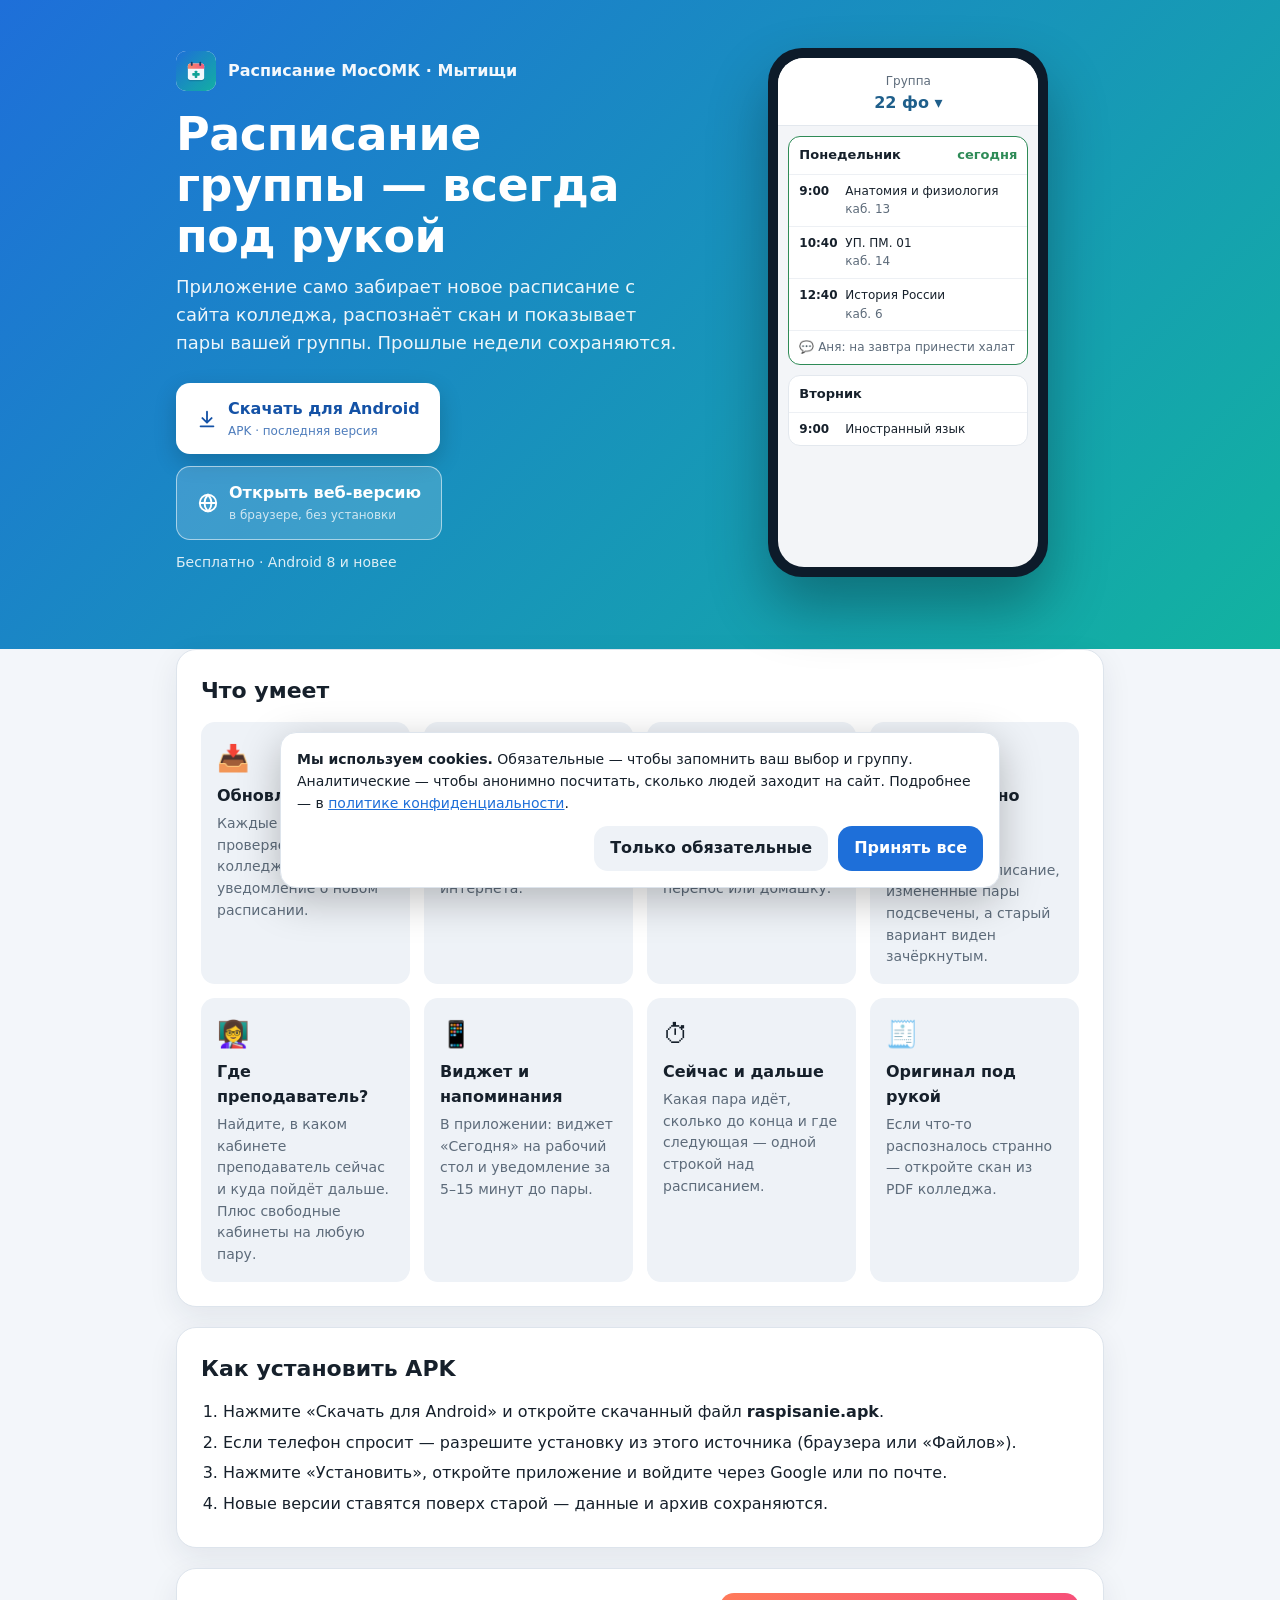
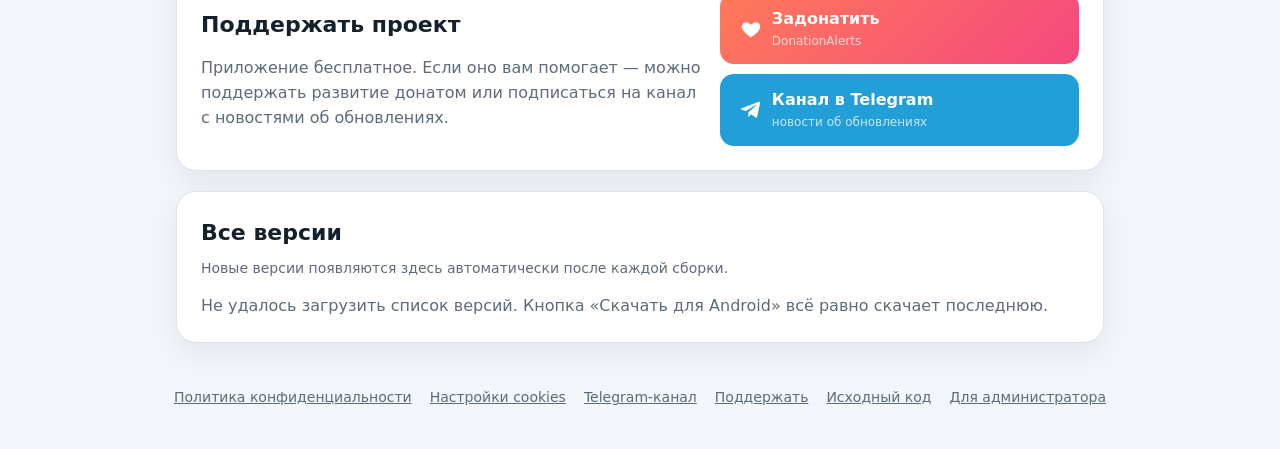
<file: site/index.html>
<!doctype html>
<html lang="ru">
<head>
<meta charset="utf-8">
<meta name="viewport" content="width=device-width, initial-scale=1, viewport-fit=cover">
<title>Расписание МосОМК — Мытищи</title>
<meta name="description" content="Расписание занятий Мытищинского филиала МосОМК: приложение для Android и веб-версия. Автообновление, архив недель, комментарии.">
<meta name="theme-color" content="#1e6fd9">
<meta property="og:title" content="Расписание МосОМК — Мытищи">
<meta property="og:description" content="Приложение для Android и веб-версия: расписание группы, архив недель, комментарии.">
<meta property="og:url" content="https://bifelola.github.io/raspisanie/">
<link rel="icon" href="icon.svg" type="image/svg+xml">
<link rel="stylesheet" href="site.css">
</head>
<body>
<header class="hero">
  <div class="wrap">
    <div>
      <div class="brand"><img src="icon.svg" alt=""> Расписание МосОМК · Мытищи</div>
      <h1>Расписание группы — всегда под рукой</h1>
      <p class="lead">Приложение само забирает новое расписание с сайта колледжа, распознаёт скан и показывает пары вашей группы. Прошлые недели сохраняются.</p>
      <div class="cta">
        <a id="dl" class="btn btn-hero" href="https://github.com/bifelola/raspisanie/releases/latest/download/raspisanie.apk">
          <svg class="ico" viewBox="0 0 24 24" fill="currentColor" aria-hidden="true"><path d="M12 3a1 1 0 0 1 1 1v9.59l3.3-3.3a1 1 0 1 1 1.4 1.42l-5 5a1 1 0 0 1-1.4 0l-5-5a1 1 0 1 1 1.4-1.42l3.3 3.3V4a1 1 0 0 1 1-1zM5 19h14a1 1 0 1 1 0 2H5a1 1 0 1 1 0-2z"/></svg>
          <span>Скачать для Android<small id="dlMeta">APK · последняя версия</small></span>
        </a>
        <a id="web" class="btn btn-hero-2" href="app/">
          <svg class="ico" viewBox="0 0 24 24" fill="none" stroke="currentColor" stroke-width="2" aria-hidden="true"><circle cx="12" cy="12" r="9"/><path d="M3 12h18M12 3c2.5 2.6 3.8 5.6 3.8 9s-1.3 6.4-3.8 9c-2.5-2.6-3.8-5.6-3.8-9S9.5 5.6 12 3z"/></svg>
          <span>Открыть веб-версию<small>в браузере, без установки</small></span>
        </a>
      </div>
      <div class="meta" id="heroMeta">Бесплатно · Android 8 и новее</div>
    </div>
    <div class="phone" aria-hidden="true">
      <div class="screen">
        <div class="pbar"><span style="color:#5d6b7a">Группа</span><b>22 фо ▾</b></div>
        <div class="card">
          <h4>Понедельник <span style="float:right;color:#2e8b57">сегодня</span></h4>
          <div class="row"><b>9:00</b><span>Анатомия и физиология<br><span style="color:#5d6b7a">каб. 13</span></span></div>
          <div class="row"><b>10:40</b><span>УП. ПМ. 01<br><span style="color:#5d6b7a">каб. 14</span></span></div>
          <div class="row"><b>12:40</b><span>История России<br><span style="color:#5d6b7a">каб. 6</span></span></div>
          <div class="cm">💬 Аня: на завтра принести халат</div>
        </div>
        <div class="card" style="border-color:#e3e8ee">
          <h4>Вторник</h4>
          <div class="row"><b>9:00</b><span>Иностранный язык</span></div>
        </div>
      </div>
    </div>
  </div>
</header>

<main class="wrap">
  <section class="panel">
    <h2>Что умеет</h2>
    <div class="features">
      <div class="feature"><div class="em">📥</div><h3>Обновляется само</h3><p>Каждые пару часов проверяет сайт колледжа и присылает уведомление о новом расписании.</p></div>
      <div class="feature"><div class="em">🗂️</div><h3>Архив недель</h3><p>Прошлые недели сохраняются и открываются даже без интернета.</p></div>
      <div class="feature"><div class="em">💬</div><h3>Комментарии</h3><p>Под каждым днём можно написать, что было на парах, про перенос или домашку.</p></div>
      <div class="feature"><div class="em">🔄</div><h3>Замены видно сразу</h3><p>Если колледж перезалил расписание, изменённые пары подсвечены, а старый вариант виден зачёркнутым.</p></div>
      <div class="feature"><div class="em">👩‍🏫</div><h3>Где преподаватель?</h3><p>Найдите, в каком кабинете преподаватель сейчас и куда пойдёт дальше. Плюс свободные кабинеты на любую пару.</p></div>
      <div class="feature"><div class="em">📱</div><h3>Виджет и напоминания</h3><p>В приложении: виджет «Сегодня» на рабочий стол и уведомление за 5–15 минут до пары.</p></div>
      <div class="feature"><div class="em">⏱</div><h3>Сейчас и дальше</h3><p>Какая пара идёт, сколько до конца и где следующая — одной строкой над расписанием.</p></div>
      <div class="feature"><div class="em">🧾</div><h3>Оригинал под рукой</h3><p>Если что-то распозналось странно — откройте скан из PDF колледжа.</p></div>
    </div>
  </section>

  <section class="panel">
    <h2>Как установить APK</h2>
    <ol class="steps">
      <li>Нажмите «Скачать для Android» и откройте скачанный файл <b>raspisanie.apk</b>.</li>
      <li>Если телефон спросит — разрешите установку из этого источника (браузера или «Файлов»).</li>
      <li>Нажмите «Установить», откройте приложение и войдите через Google или по почте.</li>
      <li>Новые версии ставятся поверх старой — данные и архив сохраняются.</li>
    </ol>
  </section>

  <section class="panel support" id="support" hidden>
    <div>
      <h2>Поддержать проект</h2>
      <p class="muted" style="margin:0">Приложение бесплатное. Если оно вам помогает — можно поддержать развитие донатом или подписаться на канал с новостями об обновлениях.</p>
    </div>
    <div class="support-btns">
      <a id="donate" class="btn btn-donate" target="_blank" rel="noopener" hidden>
        <svg class="ico" viewBox="0 0 24 24" fill="currentColor" aria-hidden="true"><path d="M12 21s-7.5-4.6-9.6-9.3C.9 8.4 3 4.5 6.7 4.5c2.1 0 3.6 1.1 4.3 2.4h2c.7-1.3 2.2-2.4 4.3-2.4 3.7 0 5.8 3.9 4.3 7.2C19.5 16.4 12 21 12 21z"/></svg>
        <span>Задонатить<small>DonationAlerts</small></span>
      </a>
      <a id="tg" class="btn btn-tg" target="_blank" rel="noopener" hidden>
        <svg class="ico" viewBox="0 0 24 24" fill="currentColor" aria-hidden="true"><path d="M21.9 4.3 18.7 19.4c-.2 1-.9 1.3-1.7.8l-4.8-3.5-2.3 2.2c-.3.3-.5.5-1 .5l.3-4.9 8.9-8c.4-.3-.1-.5-.6-.2L6.5 13.2l-4.7-1.5c-1-.3-1-1 .2-1.5L20.5 3c.9-.3 1.6.2 1.4 1.3z"/></svg>
        <span>Канал в Telegram<small>новости об обновлениях</small></span>
      </a>
    </div>
  </section>

  <section class="panel" id="archive">
    <h2>Все версии</h2>
    <p class="muted small" style="margin-top:-6px">Новые версии появляются здесь автоматически после каждой сборки.</p>
    <div id="versions" class="versions"><div class="muted">Загрузка списка версий…</div></div>
    <button id="showAll" class="btn btn-ghost more" hidden>Показать все версии</button>
  </section>
</main>

<footer class="site wrap">
  <a href="privacy.html">Политика конфиденциальности</a>
  <a href="#" data-cookie-settings>Настройки cookies</a>
  <a id="tgFoot" target="_blank" rel="noopener" hidden>Telegram-канал</a>
  <a id="donateFoot" target="_blank" rel="noopener" hidden>Поддержать</a>
  <a href="https://github.com/bifelola/raspisanie">Исходный код</a>
  <a href="admin.html">Для администратора</a>
</footer>

<script type="module">
import { initCookieBanner, countVisit, count, loadReleases, fmtDate, fmtSize, esc } from "./common.js";
import { DONATE_URL, TELEGRAM_URL } from "./links.js";

for (const [url, ids] of [[DONATE_URL, ["donate", "donateFoot"]], [TELEGRAM_URL, ["tg", "tgFoot"]]]) {
  if (!url) continue;
  for (const id of ids) { const a = document.getElementById(id); a.href = url; a.hidden = false; }
  document.getElementById("support").hidden = false;
}

initCookieBanner((v) => { if (v === "all") countVisit(); });
countVisit();
document.getElementById("dl").addEventListener("click", () => count("downloads"));
document.getElementById("web").addEventListener("click", () => count("webOpens"));

const box = document.getElementById("versions");
const showAll = document.getElementById("showAll");
const SHOW = 5;

function render(list, all) {
  box.innerHTML = (all ? list : list.slice(0, SHOW)).map((v, i) => `
    <div class="ver">
      <div class="info">
        <div class="t">${esc(v.title)}${i === 0 ? '<span class="badge">новая</span>' : ""}</div>
        <div class="d">${fmtDate(v.date)} · ${fmtSize(v.size)}</div>
        ${v.notes ? `<div class="n">${esc(v.notes.split("\n").map((l) => l.replace(/^[-•*]\s*/, "").trim()).filter(Boolean).slice(0, 3).join(" · "))}</div>` : ""}
      </div>
      <a class="btn ${i === 0 ? "btn-primary" : "btn-ghost"}" href="${esc(v.url)}" data-dl>Скачать</a>
    </div>`).join("");
  box.querySelectorAll("[data-dl]").forEach((a) => a.addEventListener("click", () => count("downloads")));
  showAll.hidden = all || list.length <= SHOW;
}

loadReleases().then((list) => {
  if (!list.length) { box.innerHTML = '<div class="muted">Версий пока нет — первая появится после ближайшей сборки.</div>'; return; }
  const last = list[0];
  document.getElementById("dl").href = last.url;
  document.getElementById("dlMeta").textContent = `${last.title.replace("Версия ", "версия ")} · ${fmtSize(last.size)}`;
  document.getElementById("heroMeta").textContent = `Бесплатно · Android 8 и новее · обновлено ${fmtDate(last.date)}`;
  render(list, false);
  showAll.onclick = () => render(list, true);
}).catch(() => {
  box.innerHTML = '<div class="muted">Не удалось загрузить список версий. Кнопка «Скачать для Android» всё равно скачает последнюю.</div>';
});
</script>
</body>
</html>
</file>
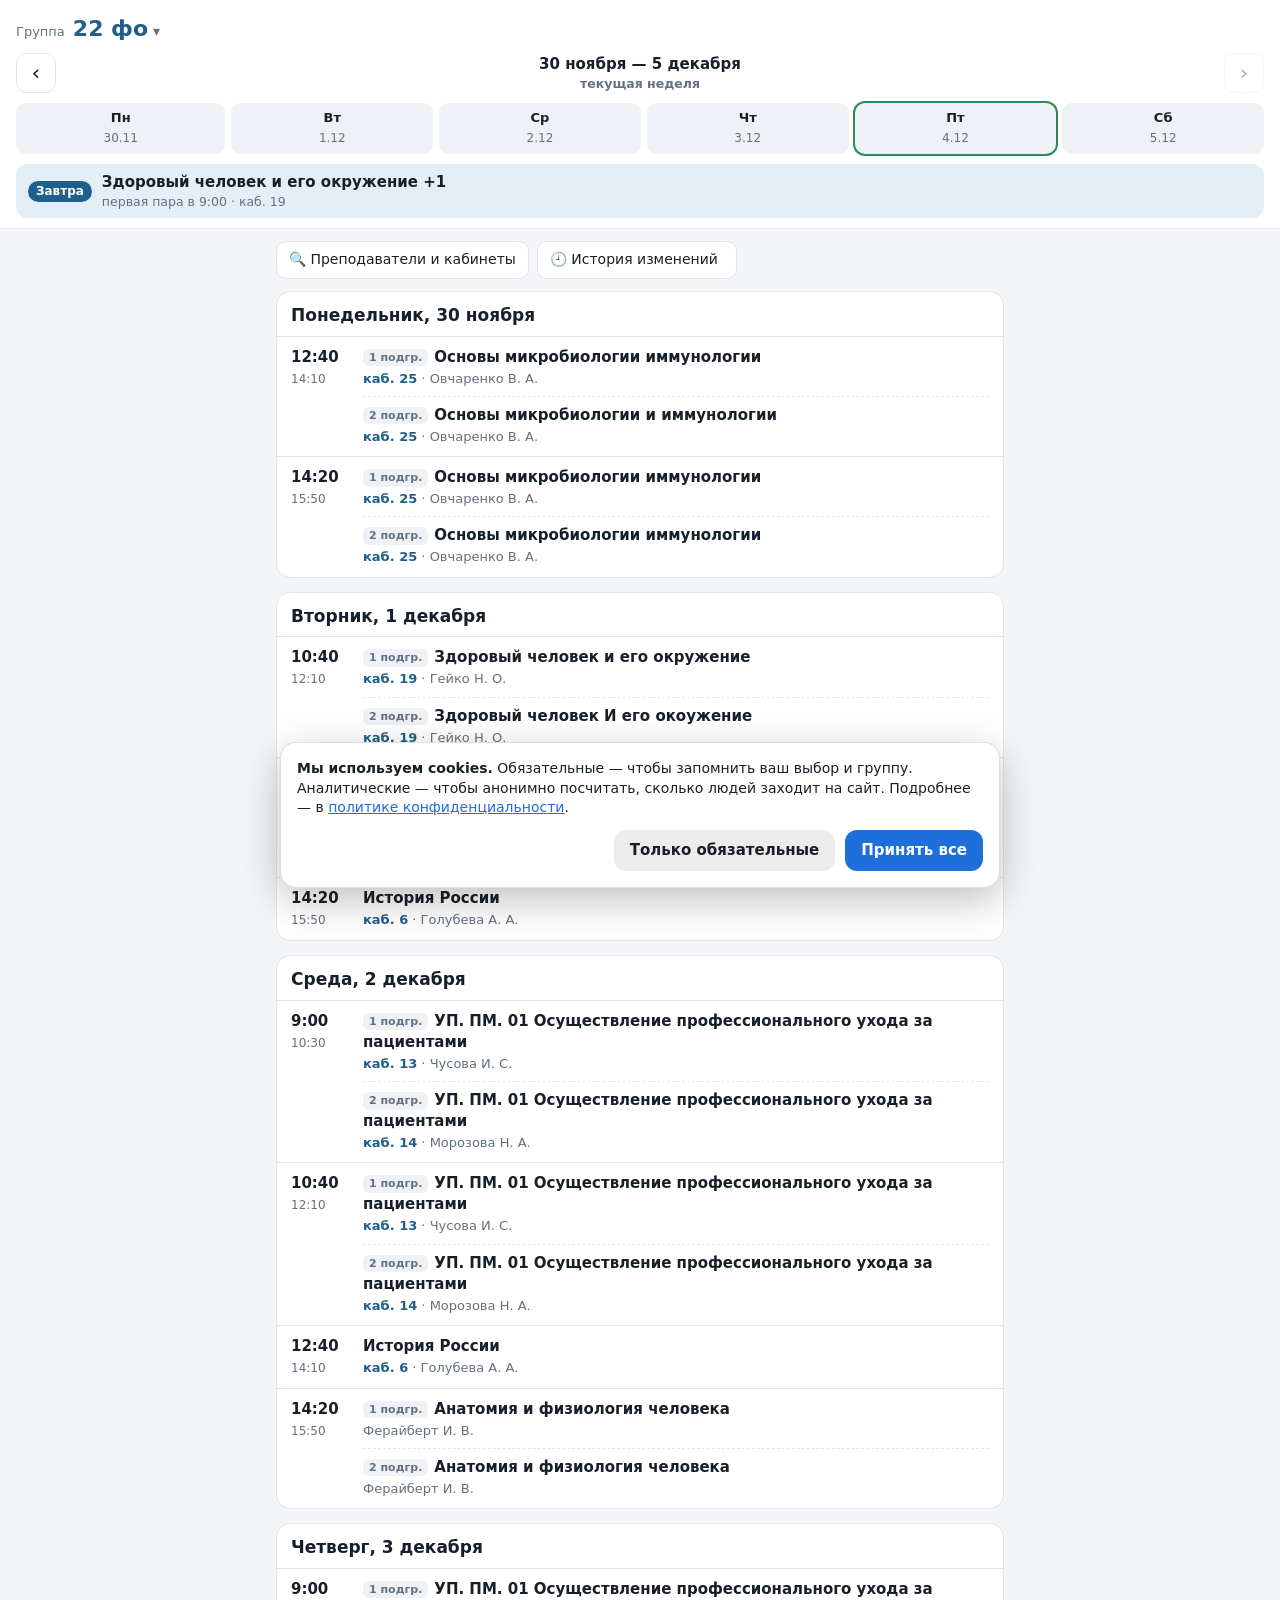
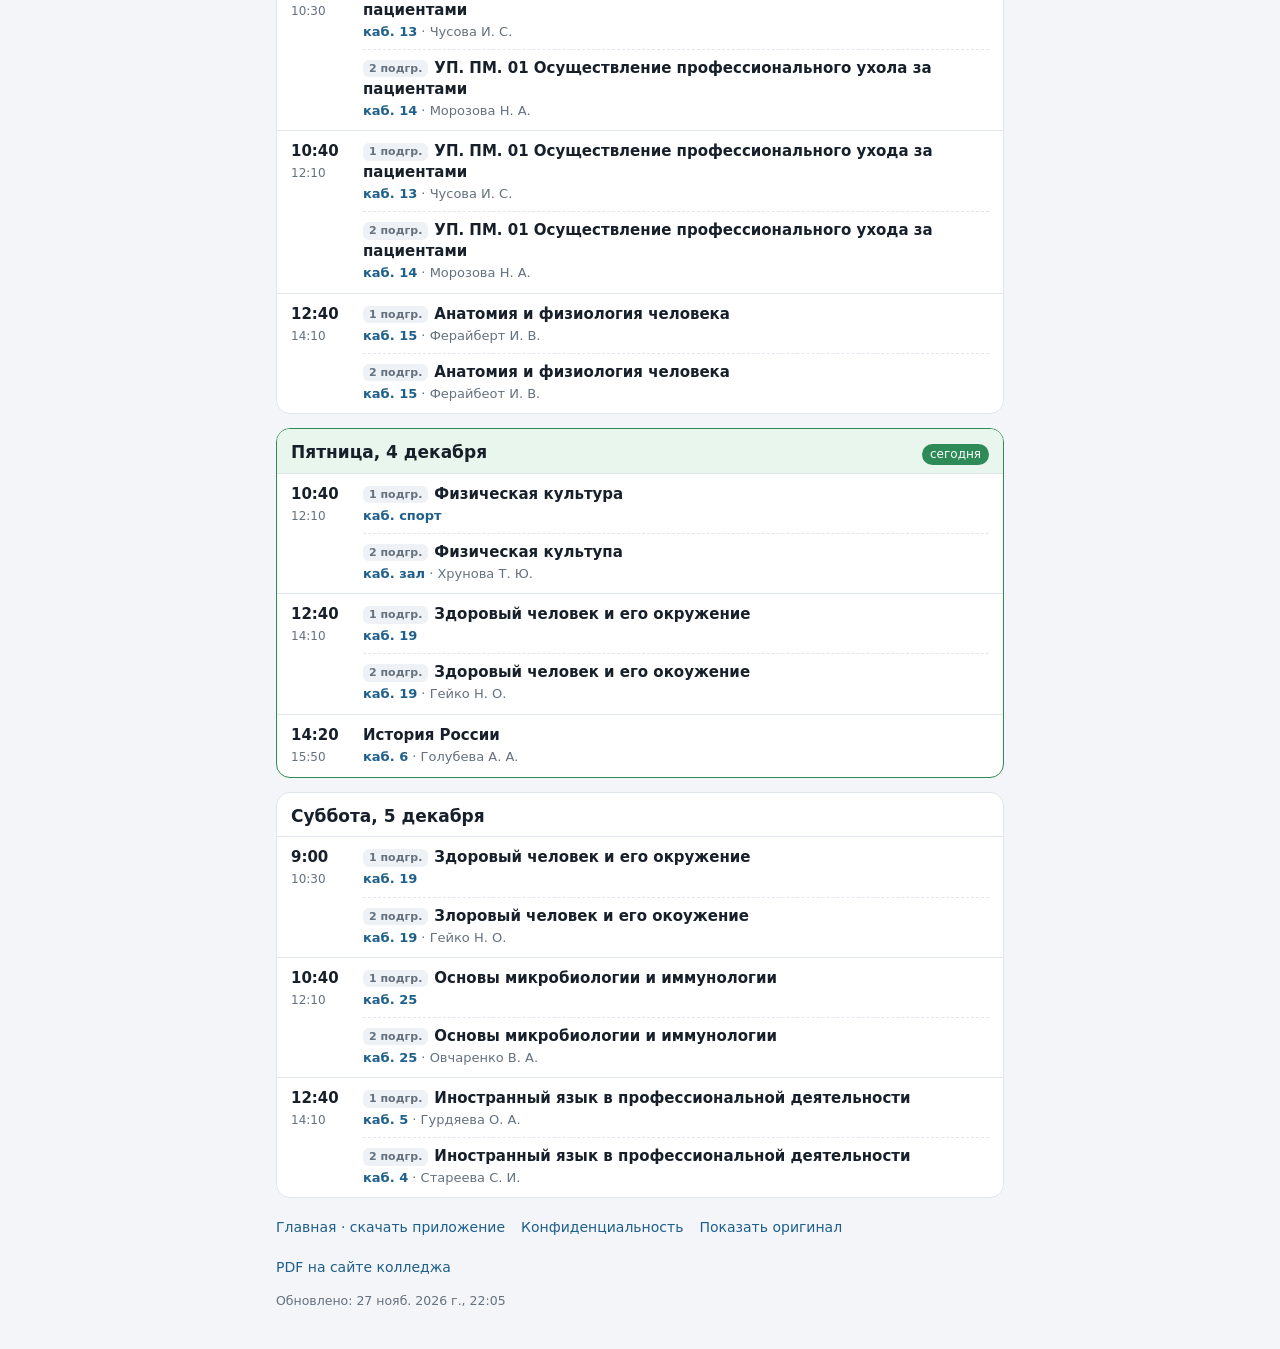
<file: site/app/index.html>
<!doctype html>
<html lang="ru">
<head>
<meta charset="utf-8">
<meta name="viewport" content="width=device-width, initial-scale=1, viewport-fit=cover">
<title>Расписание МосОМК</title>
<meta name="description" content="Расписание занятий Мытищинского филиала МосОМК по группам, с архивом прошлых недель">
<meta name="theme-color" content="#1f5f8b">
<link rel="manifest" href="manifest.webmanifest">
<link rel="icon" href="icon.svg" type="image/svg+xml">
<link rel="stylesheet" href="style.css">
</head>
<body>
<header class="top">
  <button id="groupBtn" class="group-btn" aria-haspopup="dialog">
    <span class="group-label">Группа</span>
    <span id="groupName" class="group-name">—</span>
  </button>
  <div class="week-nav">
    <button id="prevWeek" class="icon-btn" aria-label="Предыдущая неделя">‹</button>
    <div class="week-title">
      <div id="weekRange">…</div>
      <div id="weekNote" class="muted small"></div>
    </div>
    <button id="nextWeek" class="icon-btn" aria-label="Следующая неделя">›</button>
  </div>
  <nav id="dayTabs" class="day-tabs" aria-label="Дни недели"></nav>
  <button id="nowStrip" class="now-strip" hidden></button>
</header>

<main id="main">
  <div class="tools">
    <button id="openCollege" class="tool-btn">🔍 Преподаватели и кабинеты</button>
    <button id="openHistory" class="tool-btn">🕘 История изменений<span id="chgCount"></span></button>
  </div>
  <div id="status" class="status">Загрузка…</div>
  <div id="days"></div>
  <section id="scanBox" class="scan-box" hidden>
    <h2>Оригинал из PDF</h2>
    <p class="muted small">Расписание распознаётся автоматически со скана. Если что-то выглядит странно — сверьтесь с оригиналом. Нажмите на картинку, чтобы увеличить.</p>
    <div id="scans"></div>
  </section>
  <footer class="foot">
    <a class="link-btn" href="../">Главная · скачать приложение</a>
    <a class="link-btn" href="../privacy.html">Конфиденциальность</a>
    <button id="toggleScan" class="link-btn">Показать оригинал</button>
    <a id="pdfLink" class="link-btn" target="_blank" rel="noopener">PDF на сайте колледжа</a>
    <div id="updated" class="muted small"></div>
  </footer>
</main>

<dialog id="groupDialog" class="sheet">
  <form method="dialog" class="sheet-inner">
    <div class="sheet-head">
      <input id="groupSearch" type="search" placeholder="Поиск группы, например 22 фо" autocomplete="off">
      <button class="icon-btn" value="close" aria-label="Закрыть">✕</button>
    </div>
    <div id="groupList" class="group-list"></div>
  </form>
</dialog>

<dialog id="infoDialog" class="sheet">
  <form method="dialog" class="sheet-inner">
    <div class="sheet-head">
      <b id="infoTitle" class="sheet-title"></b>
      <button class="icon-btn" value="close" aria-label="Закрыть">✕</button>
    </div>
    <div id="infoBody" class="info-body"></div>
  </form>
</dialog>

<dialog id="collegeDialog" class="sheet big">
  <div class="sheet-inner">
    <div class="sheet-head">
      <button id="cBack" class="icon-btn" aria-label="Назад" hidden>‹</button>
      <div class="sheet-title"><b id="cTitle">Поиск по колледжу</b><div id="cSub" class="c-sub"></div></div>
      <button id="cFav" class="icon-btn fav" aria-label="Избранное" hidden>☆</button>
      <button id="cClose" class="icon-btn" aria-label="Закрыть">✕</button>
    </div>
    <div id="cTabs" class="c-tabs">
      <button data-tab="t">Где преподаватель?</button>
      <button data-tab="r">Свободные кабинеты</button>
    </div>
    <div id="cBody" class="info-body"></div>
  </div>
</dialog>

<script src="app.js"></script>
<script type="module">
import { initCookieBanner, countVisit } from "../common.js";
initCookieBanner((v) => { if (v === "all") countVisit(); });
countVisit();
</script>
</body>
</html>
</file>
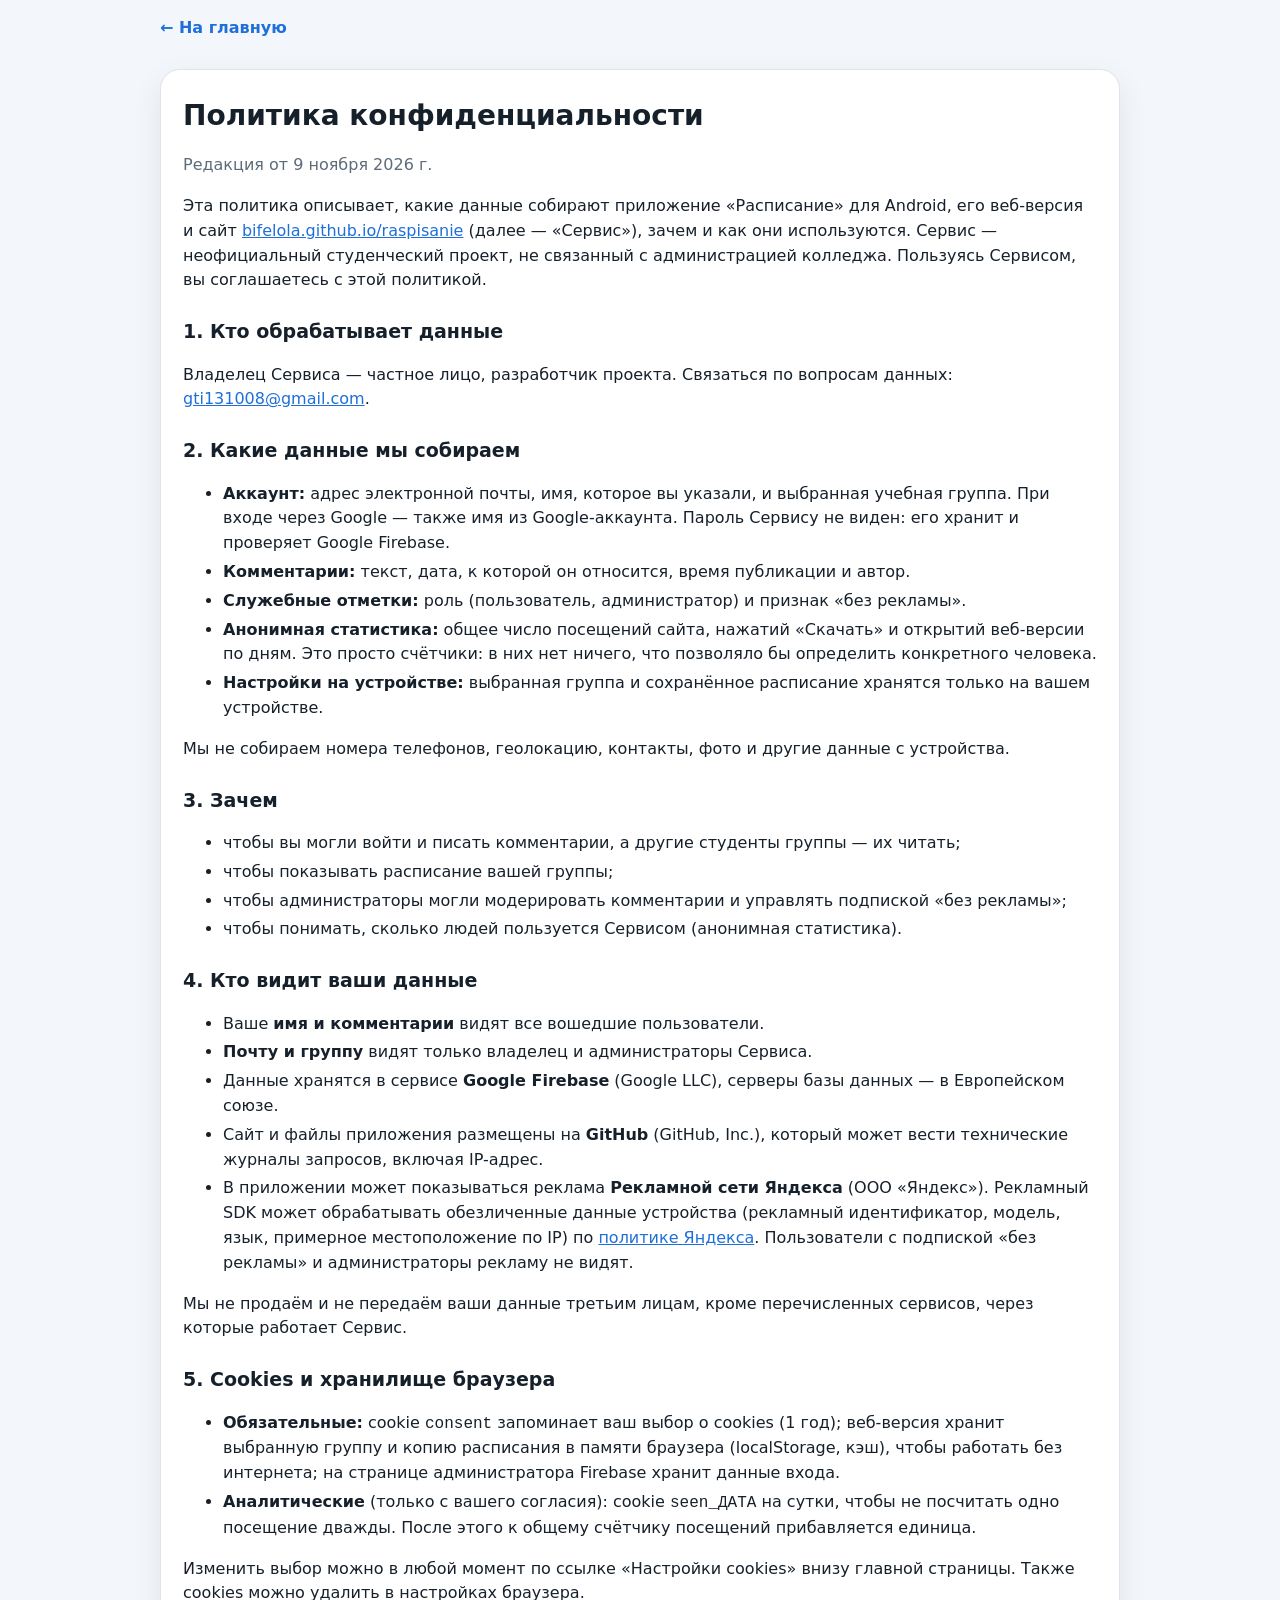
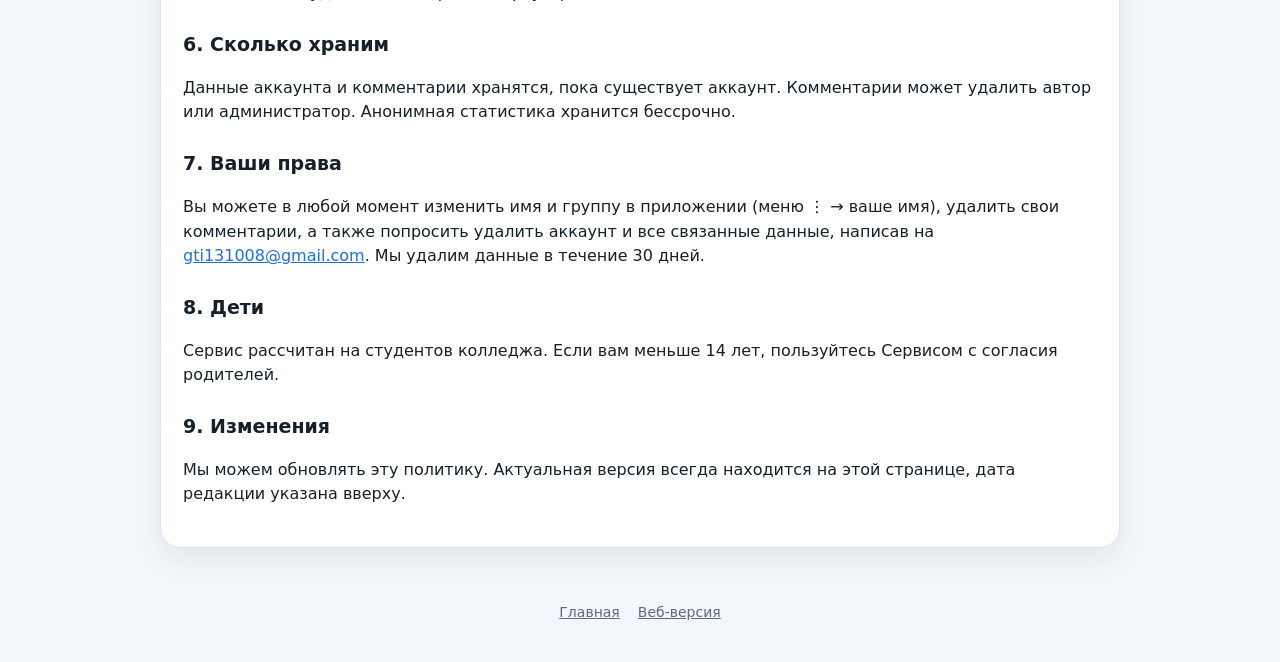
<file: site/privacy.html>
<!doctype html>
<html lang="ru">
<head>
<meta charset="utf-8">
<meta name="viewport" content="width=device-width, initial-scale=1, viewport-fit=cover">
<title>Политика конфиденциальности — Расписание МосОМК</title>
<meta name="theme-color" content="#1e6fd9">
<link rel="icon" href="icon.svg" type="image/svg+xml">
<link rel="stylesheet" href="site.css">
</head>
<body>
<div class="wrap topnav"><a href="./">← На главную</a></div>
<main class="wrap doc">
<article class="panel">
<h1>Политика конфиденциальности</h1>
<p class="muted">Редакция от 9 ноября 2026 г.</p>

<p>Эта политика описывает, какие данные собирают приложение «Расписание» для Android, его веб-версия
и сайт <a href="https://bifelola.github.io/raspisanie/">bifelola.github.io/raspisanie</a> (далее — «Сервис»),
зачем и как они используются. Сервис — неофициальный студенческий проект, не связанный с администрацией колледжа.
Пользуясь Сервисом, вы соглашаетесь с этой политикой.</p>

<h2>1. Кто обрабатывает данные</h2>
<p>Владелец Сервиса — частное лицо, разработчик проекта. Связаться по вопросам данных:
<a href="mailto:gti131008@gmail.com">gti131008@gmail.com</a>.</p>

<h2>2. Какие данные мы собираем</h2>
<ul>
  <li><b>Аккаунт:</b> адрес электронной почты, имя, которое вы указали, и выбранная учебная группа.
    При входе через Google — также имя из Google-аккаунта. Пароль Сервису не виден: его хранит и проверяет Google Firebase.</li>
  <li><b>Комментарии:</b> текст, дата, к которой он относится, время публикации и автор.</li>
  <li><b>Служебные отметки:</b> роль (пользователь, администратор) и признак «без рекламы».</li>
  <li><b>Анонимная статистика:</b> общее число посещений сайта, нажатий «Скачать» и открытий веб-версии по дням.
    Это просто счётчики: в них нет ничего, что позволяло бы определить конкретного человека.</li>
  <li><b>Настройки на устройстве:</b> выбранная группа и сохранённое расписание хранятся только на вашем устройстве.</li>
</ul>
<p>Мы не собираем номера телефонов, геолокацию, контакты, фото и другие данные с устройства.</p>

<h2>3. Зачем</h2>
<ul>
  <li>чтобы вы могли войти и писать комментарии, а другие студенты группы — их читать;</li>
  <li>чтобы показывать расписание вашей группы;</li>
  <li>чтобы администраторы могли модерировать комментарии и управлять подпиской «без рекламы»;</li>
  <li>чтобы понимать, сколько людей пользуется Сервисом (анонимная статистика).</li>
</ul>

<h2>4. Кто видит ваши данные</h2>
<ul>
  <li>Ваше <b>имя и комментарии</b> видят все вошедшие пользователи.</li>
  <li><b>Почту и группу</b> видят только владелец и администраторы Сервиса.</li>
  <li>Данные хранятся в сервисе <b>Google Firebase</b> (Google LLC), серверы базы данных — в Европейском союзе.</li>
  <li>Сайт и файлы приложения размещены на <b>GitHub</b> (GitHub, Inc.), который может вести технические журналы запросов, включая IP-адрес.</li>
  <li>В приложении может показываться реклама <b>Рекламной сети Яндекса</b> (ООО «Яндекс»). Рекламный SDK может обрабатывать
    обезличенные данные устройства (рекламный идентификатор, модель, язык, примерное местоположение по IP) по
    <a href="https://yandex.ru/legal/confidential/">политике Яндекса</a>. Пользователи с подпиской «без рекламы» и администраторы рекламу не видят.</li>
</ul>
<p>Мы не продаём и не передаём ваши данные третьим лицам, кроме перечисленных сервисов, через которые работает Сервис.</p>

<h2 id="cookies">5. Cookies и хранилище браузера</h2>
<ul>
  <li><b>Обязательные:</b> cookie <code>consent</code> запоминает ваш выбор о cookies (1 год);
    веб-версия хранит выбранную группу и копию расписания в памяти браузера (localStorage, кэш), чтобы работать без интернета;
    на странице администратора Firebase хранит данные входа.</li>
  <li><b>Аналитические</b> (только с вашего согласия): cookie <code>seen_ДАТА</code> на сутки, чтобы не посчитать одно посещение дважды.
    После этого к общему счётчику посещений прибавляется единица.</li>
</ul>
<p>Изменить выбор можно в любой момент по ссылке «Настройки cookies» внизу главной страницы.
Также cookies можно удалить в настройках браузера.</p>

<h2>6. Сколько храним</h2>
<p>Данные аккаунта и комментарии хранятся, пока существует аккаунт. Комментарии может удалить автор или администратор.
Анонимная статистика хранится бессрочно.</p>

<h2>7. Ваши права</h2>
<p>Вы можете в любой момент изменить имя и группу в приложении (меню ⋮ → ваше имя), удалить свои комментарии,
а также попросить удалить аккаунт и все связанные данные, написав на
<a href="mailto:gti131008@gmail.com">gti131008@gmail.com</a>. Мы удалим данные в течение 30 дней.</p>

<h2>8. Дети</h2>
<p>Сервис рассчитан на студентов колледжа. Если вам меньше 14 лет, пользуйтесь Сервисом с согласия родителей.</p>

<h2>9. Изменения</h2>
<p>Мы можем обновлять эту политику. Актуальная версия всегда находится на этой странице, дата редакции указана вверху.</p>
</article>
</main>
<footer class="site wrap">
  <a href="./">Главная</a>
  <a href="app/">Веб-версия</a>
</footer>
</body>
</html>
</file>
<file: site/site.css>
:root {
  --bg: #f3f6fa;
  --surface: #ffffff;
  --surface-2: #eef2f7;
  --text: #16202b;
  --muted: #5d6b7a;
  --line: #dde4ec;
  --brand: #1e6fd9;
  --brand-2: #12b3a0;
  --brand-ink: #ffffff;
  --accent: #ff7a59;
  --shadow: 0 10px 30px rgba(20, 40, 70, .08);
}
@media (prefers-color-scheme: dark) {
  :root {
    --bg: #0f141a;
    --surface: #18202a;
    --surface-2: #212b37;
    --text: #e8eef5;
    --muted: #9aa8b7;
    --line: #2a3542;
    --brand: #5aa2ff;
    --brand-2: #3fd3bf;
    --brand-ink: #0b1622;
    --shadow: 0 10px 30px rgba(0, 0, 0, .35);
  }
}
* { box-sizing: border-box; }
html { -webkit-text-size-adjust: 100%; }
body {
  margin: 0; background: var(--bg); color: var(--text);
  font: 16px/1.55 system-ui, -apple-system, "Segoe UI", Roboto, sans-serif;
}
a { color: var(--brand); }
.wrap { max-width: 960px; margin: 0 auto; padding: 0 16px; }

/* шапка */
.hero {
  background: linear-gradient(135deg, #1e6fd9 0%, #12b3a0 100%);
  color: #fff; padding: 48px 0 72px;
}
.hero .wrap { display: grid; gap: 28px; grid-template-columns: 1fr; align-items: center; }
@media (min-width: 760px) { .hero .wrap { grid-template-columns: 1.3fr 1fr; } }
.brand { display: flex; align-items: center; gap: 12px; font-weight: 700; opacity: .95; }
.brand img { width: 40px; height: 40px; border-radius: 10px; background: #fff; }
.hero h1 { font-size: clamp(30px, 6vw, 46px); line-height: 1.1; margin: 18px 0 12px; letter-spacing: -.01em; }
.hero p.lead { font-size: 18px; margin: 0 0 26px; opacity: .92; max-width: 34em; }
.cta { display: flex; flex-wrap: wrap; gap: 12px; }
.btn {
  display: inline-flex; align-items: center; justify-content: center; gap: 10px;
  border: 0; border-radius: 14px; padding: 14px 20px; font: inherit; font-weight: 650;
  text-decoration: none; cursor: pointer; transition: transform .08s ease, box-shadow .15s ease;
}
.btn:active { transform: translateY(1px); }
.btn-hero { background: #fff; color: #1452a6; box-shadow: 0 8px 22px rgba(0, 0, 0, .18); }
.btn-hero-2 { background: rgba(255, 255, 255, .16); color: #fff; border: 1.5px solid rgba(255, 255, 255, .55); }
.btn-primary { background: var(--brand); color: var(--brand-ink); }
.btn-ghost { background: var(--surface-2); color: var(--text); }
.btn small { display: block; font-weight: 500; opacity: .75; font-size: 12px; }
.btn .ico { width: 22px; height: 22px; flex: none; }
.meta { margin-top: 12px; font-size: 14px; opacity: .85; }

/* телефон-иллюстрация */
.phone {
  justify-self: center; width: min(280px, 80vw); aspect-ratio: 9 / 17; border-radius: 34px;
  background: #0d1b2a; padding: 10px; box-shadow: 0 30px 60px rgba(0, 0, 0, .3);
}
.screen { height: 100%; border-radius: 26px; background: #f3f5f8; overflow: hidden; color: #16202b; font-size: 12px; }
.screen .pbar { background: #fff; padding: 14px 14px 10px; text-align: center; border-bottom: 1px solid #e3e8ee; }
.screen .pbar b { color: #1f5f8b; font-size: 16px; display: block; }
.screen .card { background: #fff; margin: 10px; border-radius: 12px; border: 1.5px solid #2e8b57; overflow: hidden; }
.screen .card h4 { margin: 0; padding: 8px 10px; font-size: 13px; }
.screen .row { display: flex; gap: 8px; padding: 7px 10px; border-top: 1px solid #edf0f4; }
.screen .row b { width: 38px; flex: none; }
.screen .cm { padding: 7px 10px; border-top: 1px solid #edf0f4; color: #5d6b7a; }

main { margin-top: -40px; }
.panel {
  background: var(--surface); border-radius: 20px; box-shadow: var(--shadow);
  padding: 24px; margin-bottom: 20px; border: 1px solid var(--line);
}
.panel h2 { margin: 0 0 14px; font-size: 22px; }
.features { display: grid; gap: 14px; grid-template-columns: repeat(auto-fit, minmax(200px, 1fr)); }
.feature { background: var(--surface-2); border-radius: 14px; padding: 16px; }
.feature .em { font-size: 26px; }
.feature h3 { margin: 6px 0 4px; font-size: 16px; }
.feature p { margin: 0; color: var(--muted); font-size: 14px; }

ol.steps { margin: 0; padding-left: 22px; }
ol.steps li { margin: 6px 0; }

/* архив версий */
.versions { display: flex; flex-direction: column; gap: 10px; }
.ver {
  display: flex; align-items: center; gap: 14px; padding: 14px; border-radius: 14px;
  background: var(--surface-2);
}
.ver .info { flex: 1; min-width: 0; }
.ver .t { font-weight: 700; }
.ver .d { color: var(--muted); font-size: 14px; }
.ver .n { font-size: 14px; margin-top: 2px; overflow-wrap: anywhere; }
.badge { display: inline-block; font-size: 12px; font-weight: 700; padding: 1px 8px; border-radius: 99px; background: var(--brand-2); color: #04211d; margin-left: 6px; vertical-align: 2px; }
.ver .btn { padding: 10px 14px; flex: none; }
.muted { color: var(--muted); }
.small { font-size: 14px; }
.more { margin-top: 10px; }

footer.site {
  padding: 24px 0 40px; color: var(--muted); font-size: 14px;
  display: flex; flex-wrap: wrap; gap: 8px 18px; justify-content: center;
}
footer.site a { color: var(--muted); }

/* баннер cookies */
.cookie {
  position: fixed; left: 12px; right: 12px; bottom: 12px; z-index: 50; max-width: 720px; margin: 0 auto;
  background: var(--surface); color: var(--text); border: 1px solid var(--line); border-radius: 16px;
  box-shadow: 0 12px 40px rgba(0, 0, 0, .25); padding: 16px;
}
.cookie p { margin: 0 0 12px; font-size: 14px; }
.cookie-btns { display: flex; gap: 10px; flex-wrap: wrap; justify-content: flex-end; }
.cookie .btn { padding: 10px 16px; }

/* текстовые страницы */
.doc { padding: 28px 0 10px; }
.doc .panel { padding: 24px 22px; }
.doc h1 { font-size: 28px; margin: 0 0 6px; }
.doc h2 { font-size: 19px; margin: 24px 0 8px; }
.doc li { margin: 4px 0; }
.topnav { padding: 16px 0 0; }
.topnav a { text-decoration: none; font-weight: 600; }

/* статистика */
.stats { display: grid; gap: 12px; grid-template-columns: repeat(auto-fit, minmax(150px, 1fr)); }
.stat { background: var(--surface-2); border-radius: 14px; padding: 14px; }
.stat .v { font-size: 30px; font-weight: 800; line-height: 1.1; }
.stat .l { color: var(--muted); font-size: 14px; }
table { width: 100%; border-collapse: collapse; font-size: 14px; }
th, td { text-align: left; padding: 8px 6px; border-bottom: 1px solid var(--line); }
th { color: var(--muted); font-weight: 600; }
td.num, th.num { text-align: right; font-variant-numeric: tabular-nums; }
.bar-cell { width: 40%; }
.bar { height: 8px; border-radius: 4px; background: var(--brand); min-width: 2px; }
.scroll-x { overflow-x: auto; }
.notice { background: var(--surface-2); border-left: 4px solid var(--accent); padding: 12px 14px; border-radius: 10px; }

/* поддержать проект */
.support { display: grid; gap: 16px; align-items: center; grid-template-columns: 1fr; }
@media (min-width: 760px) { .support { grid-template-columns: 1.4fr 1fr; } }
.support-btns { display: flex; flex-direction: column; gap: 10px; }
.support-btns .btn { justify-content: flex-start; }
.btn-donate { background: linear-gradient(135deg, #ff7a59, #f5487f); color: #fff; }
.btn-tg { background: #229ed9; color: #fff; }
[hidden] { display: none !important; }
</file>
<file: site/app/style.css>
:root {
  --bg: #f3f5f8;
  --card: #ffffff;
  --text: #17202a;
  --muted: #65717e;
  --line: #e1e6ec;
  --accent: #1f5f8b;
  --accent-soft: #e3eef6;
  --today: #e9f6ee;
  --today-line: #2e8b57;
  --chip: #eef1f5;
}
@media (prefers-color-scheme: dark) {
  :root {
    --bg: #11161c;
    --card: #1a2129;
    --text: #e6ebf0;
    --muted: #93a0ad;
    --line: #2a333d;
    --accent: #6fb3e0;
    --accent-soft: #1d3446;
    --today: #16291f;
    --today-line: #4cc082;
    --chip: #232c36;
  }
}
* { box-sizing: border-box; }
html { -webkit-text-size-adjust: 100%; }
body {
  margin: 0; background: var(--bg); color: var(--text);
  font: 15px/1.4 system-ui, -apple-system, "Segoe UI", Roboto, sans-serif;
}
button { font: inherit; color: inherit; }
.muted { color: var(--muted); }
.small { font-size: 12.5px; }

.top {
  position: sticky; top: 0; z-index: 5;
  background: var(--card); border-bottom: 1px solid var(--line);
  padding: 10px 16px 0; padding-top: max(10px, env(safe-area-inset-top));
}
.group-btn {
  display: flex; align-items: baseline; gap: 8px; width: 100%;
  border: 0; background: none; padding: 4px 0; cursor: pointer; text-align: left;
}
.group-label { color: var(--muted); font-size: 13px; }
.group-name { font-size: 22px; font-weight: 700; color: var(--accent); }
.group-name::after { content: " ▾"; font-size: 14px; color: var(--muted); }

.week-nav { display: flex; align-items: center; gap: 8px; margin-top: 4px; }
.week-title { flex: 1; text-align: center; font-weight: 600; }
.icon-btn {
  width: 40px; height: 40px; border-radius: 10px; border: 1px solid var(--line);
  background: var(--card); font-size: 22px; line-height: 1; cursor: pointer;
}
.icon-btn:disabled { opacity: .35; cursor: default; }

.day-tabs { display: flex; gap: 6px; overflow-x: auto; padding: 10px 0; scrollbar-width: none; }
.day-tabs::-webkit-scrollbar { display: none; }
.day-tab {
  flex: 1 0 auto; min-width: 48px; border: 0; border-radius: 10px; padding: 6px 8px;
  background: var(--chip); cursor: pointer; text-align: center;
}
.day-tab b { display: block; font-size: 13px; }
.day-tab span { font-size: 12px; color: var(--muted); }
.day-tab.today { outline: 2px solid var(--today-line); }
.day-tab.active { background: var(--accent); color: #fff; }
.day-tab.active span { color: #fff; opacity: .85; }
.day-tab.empty b { opacity: .5; }

main { max-width: 760px; margin: 0 auto; padding: 12px 16px 40px; }
.status { padding: 24px 0; text-align: center; color: var(--muted); }
.status:empty { display: none; }

.day { background: var(--card); border: 1px solid var(--line); border-radius: 14px; margin-bottom: 14px; overflow: hidden; scroll-margin-top: 190px; }
.day.today { border-color: var(--today-line); }
.day-head { display: flex; justify-content: space-between; align-items: baseline; padding: 12px 14px 8px; }
.day-head h2 { margin: 0; font-size: 17px; }
.day.today .day-head { background: var(--today); }
.badge { font-size: 12px; padding: 2px 8px; border-radius: 99px; background: var(--today-line); color: #fff; }
.no-pairs { padding: 6px 14px 14px; color: var(--muted); }

.pair { display: grid; grid-template-columns: 62px 1fr; gap: 10px; padding: 10px 14px; border-top: 1px solid var(--line); }
.pair.now { background: var(--accent-soft); }
.time b { display: block; font-size: 15px; }
.time span { font-size: 12px; color: var(--muted); }
.item + .item { margin-top: 8px; padding-top: 8px; border-top: 1px dashed var(--line); }
.subj { font-weight: 600; }
.sub { display: inline-block; font-size: 11px; font-weight: 600; padding: 1px 6px; border-radius: 6px; background: var(--chip); color: var(--muted); margin-right: 6px; vertical-align: 1px; }
.meta { font-size: 13px; color: var(--muted); margin-top: 2px; }
.meta .room { color: var(--text); font-weight: 600; }

.scan-box h2 { font-size: 17px; margin: 18px 0 4px; }
.scan-box img { width: 100%; height: auto; border: 1px solid var(--line); border-radius: 8px; margin-top: 10px; background: #fff; }

.foot { display: flex; flex-wrap: wrap; gap: 8px 16px; align-items: center; margin-top: 8px; }
.link-btn { border: 0; background: none; padding: 6px 0; color: var(--accent); cursor: pointer; text-decoration: none; font-size: 14px; }
.foot .small { width: 100%; }

.sheet { border: 0; padding: 0; width: min(520px, 100vw); max-height: 85vh; border-radius: 16px; background: var(--card); color: var(--text); }
.sheet::backdrop { background: rgba(0,0,0,.45); }
.sheet-inner { display: flex; flex-direction: column; max-height: 85vh; }
.sheet-head { display: flex; gap: 8px; padding: 12px; border-bottom: 1px solid var(--line); }
.sheet-head input { flex: 1; min-width: 0; font: inherit; padding: 9px 12px; border-radius: 10px; border: 1px solid var(--line); background: var(--bg); color: var(--text); }
.group-list { overflow-y: auto; padding: 8px 12px 16px; display: grid; grid-template-columns: repeat(auto-fill, minmax(92px, 1fr)); gap: 8px; }
.group-list button { border: 1px solid var(--line); background: var(--bg); border-radius: 10px; padding: 10px 6px; cursor: pointer; }
.group-list button.sel { background: var(--accent); border-color: var(--accent); color: #fff; }
.group-list h3 { grid-column: 1 / -1; margin: 8px 0 0; font-size: 13px; color: var(--muted); font-weight: 600; }

/* баннер cookies */
.cookie { position: fixed; left: 12px; right: 12px; bottom: 12px; z-index: 50; max-width: 720px; margin: 0 auto;
  background: var(--card, #fff); color: inherit; border: 1px solid rgba(127,127,127,.25); border-radius: 16px;
  box-shadow: 0 12px 40px rgba(0,0,0,.25); padding: 16px; }
.cookie p { margin: 0 0 12px; font-size: 14px; }
.cookie a { color: #1e6fd9; }
.cookie-btns { display: flex; gap: 10px; flex-wrap: wrap; justify-content: flex-end; }
.cookie .btn { border: 0; border-radius: 12px; padding: 10px 16px; font: inherit; font-weight: 600; cursor: pointer; }
.cookie .btn-primary { background: #1e6fd9; color: #fff; }
.cookie .btn-ghost { background: rgba(127,127,127,.15); color: inherit; }

/* сейчас / дальше */
.now-strip { display: flex; align-items: center; gap: 10px; width: 100%; margin: 0 0 10px; padding: 8px 12px; border: 0;
  border-radius: 12px; background: var(--accent-soft); text-align: left; cursor: pointer; }
.now-strip.running { background: var(--today); }
.now-strip .lbl { flex: none; font-size: 12px; font-weight: 700; color: #fff; background: var(--accent); padding: 2px 8px; border-radius: 99px; }
.now-strip.running .lbl { background: var(--today-line); }
.now-strip .txt { min-width: 0; }
.now-strip .s1 { font-weight: 600; white-space: nowrap; overflow: hidden; text-overflow: ellipsis; }
.now-strip .s2 { font-size: 12.5px; color: var(--muted); }

.tools { display: flex; gap: 8px; flex-wrap: wrap; margin-bottom: 12px; }
.tool-btn { border: 1px solid var(--line); background: var(--card); border-radius: 10px; padding: 8px 12px; cursor: pointer; font-size: 14px; }
.tool-btn span { margin-left: 6px; font-weight: 700; color: #8a6400; }

/* замены */
:root { --chg: #e0a100; }
.badge.chg { background: var(--chg); color: #000; margin-left: auto; margin-right: 6px; }
.day-head .badge.chg + .badge { margin-left: 0; }
.chg-badge { display: inline-block; margin-top: 6px; border: 0; border-radius: 6px; background: var(--chg); color: #000;
  font-size: 11px; font-weight: 700; padding: 1px 7px; cursor: pointer; }
.pair.removed .time b, .pair.removed .subj { text-decoration: line-through; color: var(--muted); }
.room-link { border: 0; background: none; padding: 0; color: var(--accent); font-weight: 600; cursor: pointer; font-size: 13px; }
.struck { text-decoration: line-through; color: var(--muted); }

.sheet.big { width: min(640px, 100vw); height: 88vh; }
.sheet.big .sheet-inner { height: 88vh; max-height: 88vh; }
.sheet-title { flex: 1; min-width: 0; align-self: center; }
.c-sub { font-size: 13px; color: var(--accent); font-weight: 600; }
.icon-btn.fav { font-size: 20px; }
.icon-btn.fav.on { color: var(--chg); }
.info-body { overflow-y: auto; padding: 12px 16px 24px; }
.info-body h4 { margin: 14px 0 4px; font-size: 13px; color: var(--muted); }
.c-tabs { display: flex; border-bottom: 1px solid var(--line); }
.c-tabs[hidden] { display: none; }
.c-tabs button { flex: 1; border: 0; background: none; padding: 10px 6px; cursor: pointer; color: var(--muted); font-weight: 600; border-bottom: 2px solid transparent; }
.c-tabs button.on { color: var(--accent); border-bottom-color: var(--accent); }
.c-search { width: 100%; font: inherit; padding: 9px 12px; border-radius: 10px; border: 1px solid var(--line); background: var(--bg); color: var(--text); margin-bottom: 8px; }
.c-row { display: flex; align-items: center; gap: 8px; padding: 8px 0; border-bottom: 1px solid var(--line); cursor: pointer; }
.c-row .n { font-weight: 600; }
.c-row .st { font-size: 13px; color: var(--muted); }
.c-row .grow { flex: 1; min-width: 0; }
.c-row .star { border: 0; background: none; font-size: 20px; cursor: pointer; color: var(--muted); }
.c-row .star.on { color: var(--chg); }
.chips { display: flex; gap: 6px; overflow-x: auto; padding: 4px 0 8px; scrollbar-width: thin; }
.chips.wrap { flex-wrap: wrap; overflow: visible; }
.chip { flex: none; border: 0; border-radius: 10px; padding: 7px 11px; background: var(--chip); cursor: pointer; font-size: 14px; }
.chip.on { background: var(--accent); color: #fff; }
.chip.today { outline: 2px solid var(--today-line); }
.occ { display: grid; grid-template-columns: 52px 1fr; gap: 8px; padding: 7px 4px; border-bottom: 1px solid var(--line); }
.occ.now { background: var(--today); border-radius: 8px; }
.occ .meta button { font-size: 13px; }
.chg-line { display: flex; gap: 10px; align-items: flex-start; padding: 8px 0; border-bottom: 1px solid var(--line); cursor: pointer; }
.chg-line .chg-badge { margin-top: 2px; flex: none; }
</file>
